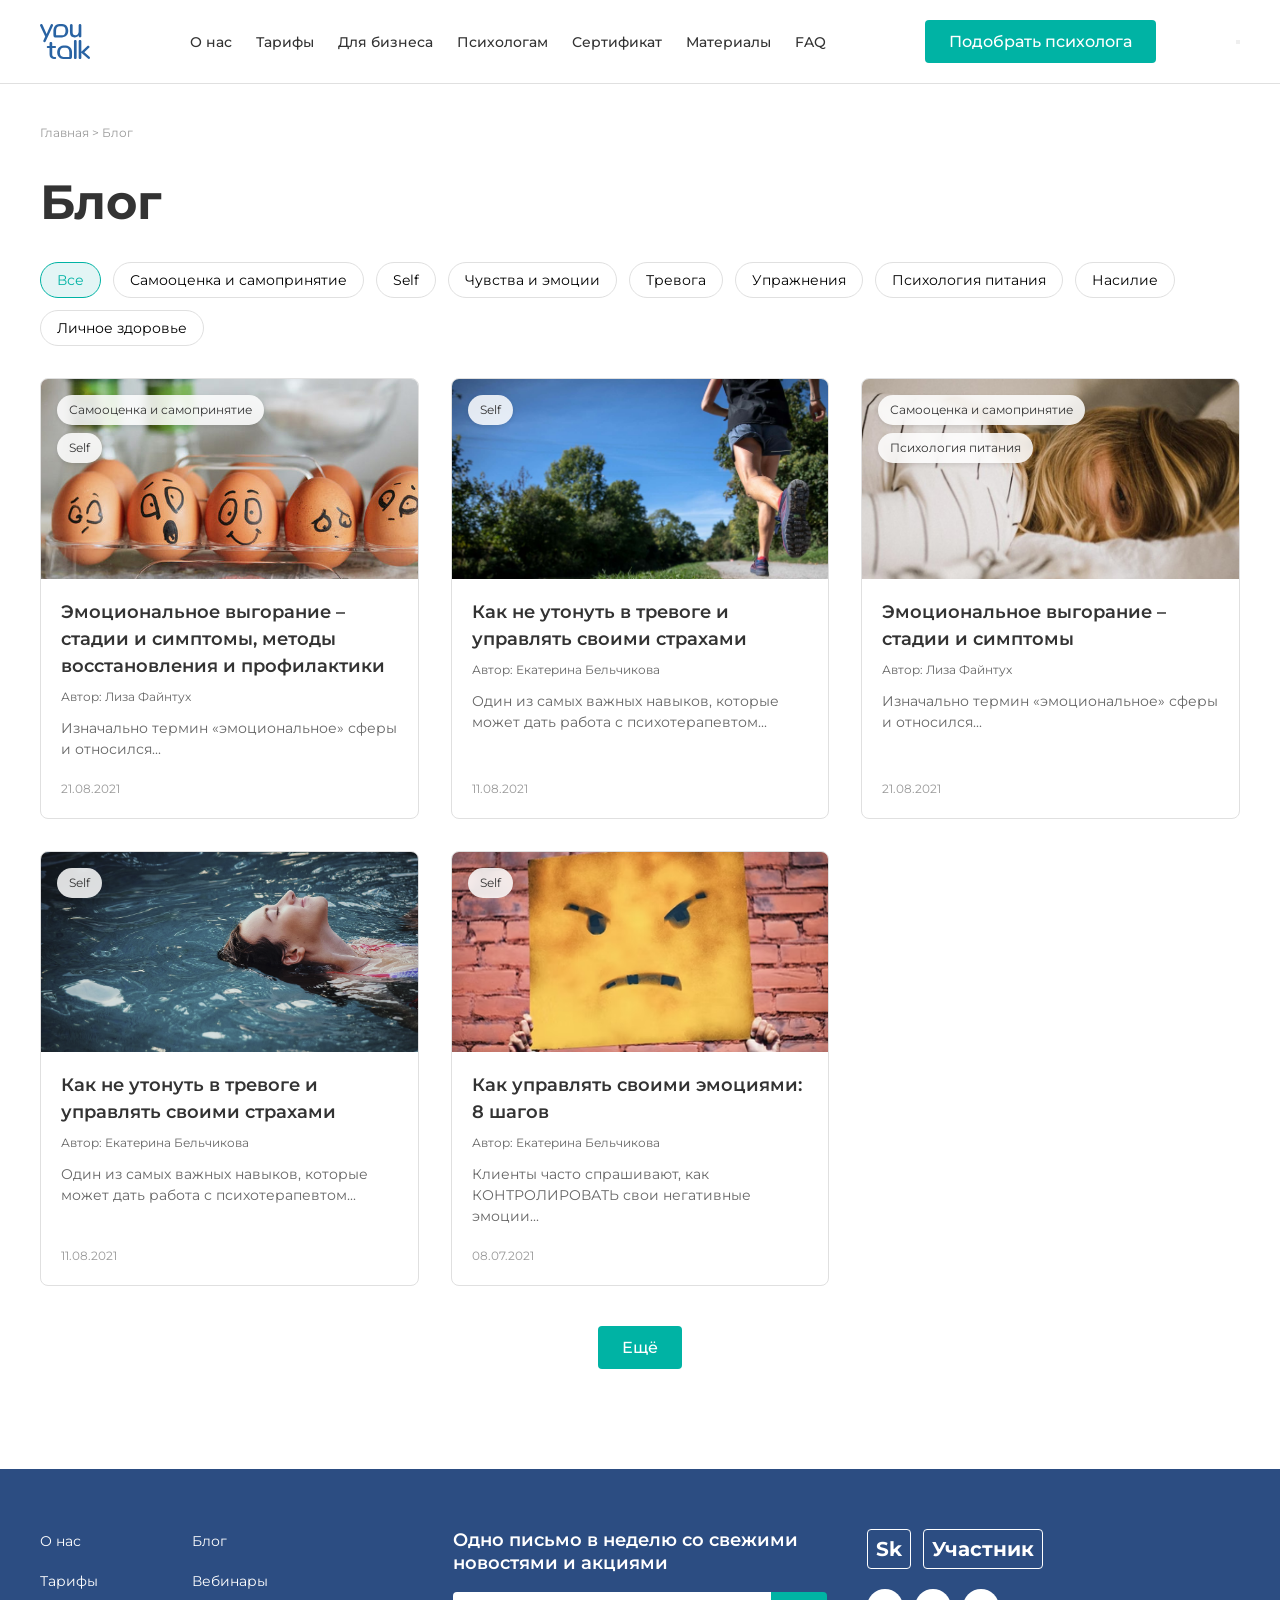
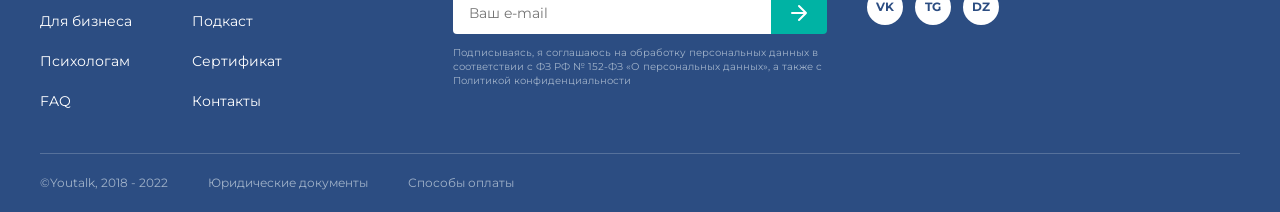
<file: index.html>
<!DOCTYPE html>
<html lang="ru">
<head>
    <meta charset="UTF-8">
    <meta name="viewport" content="width=device-width, initial-scale=1.0">
    <title>Блог - YouTalk</title>

    <!-- Подключение шрифта Montserrat -->
    <link rel="preconnect" href="https://fonts.googleapis.com">
    <link rel="preconnect" href="https://fonts.gstatic.com" crossorigin>
    <link href="https://fonts.googleapis.com/css2?family=Montserrat:wght@400;500;600;700&display=swap" rel="stylesheet">

    <!-- Подключение стилей -->
    <link rel="stylesheet" href="style.css">
</head>
<body>
    <!-- ШАПКА -->
    <header class="header">
        <div class="header__container">
            <!-- Логотип -->
            <a href="index.html" class="header__logo logo">
                <img src="images/icons/logo.svg" alt="Логотип YouTalk" class="logo__image"> 
            </a>

            <!-- Навигация -->
            <nav class="header__nav nav">
                <ul class="nav__list">
                    <li class="nav__item"><a href="#" class="nav__link">О нас</a></li>
                    <li class="nav__item"><a href="#" class="nav__link">Тарифы</a></li>
                    <li class="nav__item"><a href="#" class="nav__link">Для бизнеса</a></li>
                    <li class="nav__item"><a href="#" class="nav__link">Психологам</a></li>
                    <li class="nav__item"><a href="#" class="nav__link">Сертификат</a></li>
                    <li class="nav__item"><a href="#" class="nav__link">Материалы</a></li>
                    <li class="nav__item"><a href="#" class="nav__link">FAQ</a></li>
                </ul>
            </nav>

            <!-- Кнопка -->
            <button class="header__button btn" type="button">Подобрать психолога</button>

            <!-- Кнопка Бургер (для мобильных) -->
            <button class="header__burger" type="button" aria-label="Открыть меню">
                <span class="header__burger-line"></span>
                <span class="header__burger-line"></span>
                <span class="header__burger-line"></span>
            </button>
        </div>
    </header>

    <!-- ОСНОВНОЕ СОДЕРЖИМОЕ -->
    <main class="main">
        <div class="main__container">
            
            <!-- Хлебные крошки -->
            <div class="breadcrumbs">
                <a href="#" class="breadcrumbs__link">Главная</a>
                <span class="breadcrumbs__separator">&gt;</span>
                <span class="breadcrumbs__current">Блог</span>
            </div>

            <!-- Заголовок -->
            <h1 class="main__title">Блог</h1>

            <!-- Теги -->
            <section class="tags">
                <ul class="tags__list">
                    <li class="tags__item"><button class="tags__button tags__button_active">Все</button></li>
                    <li class="tags__item"><button class="tags__button">Самооценка и самопринятие</button></li>
                    <li class="tags__item"><button class="tags__button">Self</button></li>
                    <li class="tags__item"><button class="tags__button">Чувства и эмоции</button></li>
                    <li class="tags__item"><button class="tags__button">Тревога</button></li>
                    <li class="tags__item"><button class="tags__button">Упражнения</button></li>
                    <li class="tags__item"><button class="tags__button">Психология питания</button></li>
                    <li class="tags__item"><button class="tags__button">Насилие</button></li>
                    <li class="tags__item"><button class="tags__button">Личное здоровье</button></li>
                </ul>
            </section>

            <!-- Сетка карточек -->
            <section class="articles">
                <!-- Карточка 1 -->
                <article class="article-card">
                    <div class="article-card__image-wrapper">
                        <img src="images/photos/eggs.jpg" alt="Грустные яйца" class="article-card__image">
                        <div class="article-card__tags">
                            <span class="article-card__tag">Самооценка и самопринятие</span>
                            <span class="article-card__tag">Self</span>
                        </div>
                    </div>
                    <div class="article-card__content">
                        <h2 class="article-card__title">Эмоциональное выгорание – стадии и симптомы, методы восстановления и профилактики</h2>
                        <p class="article-card__author">Автор: <span class="article-card__author-name">Лиза Файнтух</span></p>
                        <p class="article-card__text">Изначально термин «эмоциональное» сферы и относился...</p>
                        <time class="article-card__date" datetime="2021-08-21">21.08.2021</time>
                    </div>
                </article>

                <!-- Карточка 2 -->
                <article class="article-card">
                    <div class="article-card__image-wrapper">
                        <img src="images/photos/run.jpg" alt="Девушка бежит" class="article-card__image">
                        <div class="article-card__tags">
                            <span class="article-card__tag">Self</span>
                        </div>
                    </div>
                    <div class="article-card__content">
                        <h2 class="article-card__title">Как не утонуть в тревоге и управлять своими страхами</h2>
                        <p class="article-card__author">Автор: <span class="article-card__author-name">Екатерина Бельчикова</span></p>
                        <p class="article-card__text">Один из самых важных навыков, которые может дать работа с психотерапевтом...</p>
                        <time class="article-card__date" datetime="2021-08-11">11.08.2021</time>
                    </div>
                </article>

                <!-- Карточка 3 -->
                <article class="article-card">
                    <div class="article-card__image-wrapper">
                        <img src="images/photos/sleep.jpg" alt="Спящий человек" class="article-card__image">
                        <div class="article-card__tags">
                            <span class="article-card__tag">Самооценка и самопринятие</span>
                            <span class="article-card__tag">Психология питания</span>
                        </div>
                    </div>
                    <div class="article-card__content">
                        <h2 class="article-card__title">Эмоциональное выгорание – стадии и симптомы</h2>
                        <p class="article-card__author">Автор: <span class="article-card__author-name">Лиза Файнтух</span></p>
                        <p class="article-card__text">Изначально термин «эмоциональное» сферы и относился...</p>
                        <time class="article-card__date" datetime="2021-08-21">21.08.2021</time>
                    </div>
                </article>

                <!-- Карточка 4 -->
                <article class="article-card">
                    <div class="article-card__image-wrapper">
                        <img src="images/photos/swim.jpg" alt="Плавание" class="article-card__image">
                        <div class="article-card__tags">
                            <span class="article-card__tag">Self</span>
                        </div>
                    </div>
                    <div class="article-card__content">
                        <h2 class="article-card__title">
                        <a href="article.html" class="article-card__link">Как не утонуть в тревоге и управлять своими страхами</a>
                        </h2>
                        <p class="article-card__author">Автор: <span class="article-card__author-name">Екатерина Бельчикова</span></p>
                        <p class="article-card__text">Один из самых важных навыков, которые может дать работа с психотерапевтом...</p>
                        <time class="article-card__date" datetime="2021-08-11">11.08.2021</time>
                    </div>
                </article>

                <!-- Карточка 5 -->
                <article class="article-card">
                    <div class="article-card__image-wrapper">
                        <img src="images/photos/brick.jpg" alt="Злое лицо на кирпиче" class="article-card__image">
                        <div class="article-card__tags">
                            <span class="article-card__tag">Self</span>
                        </div>
                    </div>
                    <div class="article-card__content">
                        <h2 class="article-card__title">Как управлять своими эмоциями: 8 шагов</h2>
                        <p class="article-card__author">Автор: <span class="article-card__author-name">Екатерина Бельчикова</span></p>
                        <p class="article-card__text">Клиенты часто спрашивают, как КОНТРОЛИРОВАТЬ свои негативные эмоции...</p>
                        <time class="article-card__date" datetime="2021-07-08">08.07.2021</time>
                    </div>
                </article>
            </section>

            <!-- Кнопка "Ещё" -->
            <div class="main__more">
                <button class="btn btn_load-more">Ещё</button>
            </div>

        </div>
    </main>

    <!-- ПОДВАЛ (FOOTER) -->
    <footer class="footer">
        <div class="footer__container">
            <div class="footer__top">
                <div class="footer__links">
                    <ul class="footer__column">
                        <li><a href="#" class="footer__link">О нас</a></li>
                        <li><a href="#" class="footer__link">Тарифы</a></li>
                        <li><a href="#" class="footer__link">Для бизнеса</a></li>
                        <li><a href="#" class="footer__link">Психологам</a></li>
                        <li><a href="#" class="footer__link">FAQ</a></li>
                    </ul>
                    <ul class="footer__column">
                        <li><a href="#" class="footer__link">Блог</a></li>
                        <li><a href="#" class="footer__link">Вебинары</a></li>
                        <li><a href="#" class="footer__link">Подкаст</a></li>
                        <li><a href="#" class="footer__link">Сертификат</a></li>
                        <li><a href="#" class="footer__link">Контакты</a></li>
                    </ul>
                </div>

                <div class="footer__subscribe">
                    <h3 class="footer__subscribe-title">Одно письмо в неделю со свежими новостями и акциями</h3>
                    <form action="#" class="footer__form">
                        <input type="email" class="footer__input" placeholder="Ваш e-mail" required>
                        <button type="submit" class="footer__submit" aria-label="Подписаться">
                            <svg width="24" height="24" viewBox="0 0 24 24" fill="none" xmlns="http://www.w3.org/2000/svg">
                                <path d="M5 12H19M19 12L12 5M19 12L12 19" stroke="white" stroke-width="2" stroke-linecap="round" stroke-linejoin="round"/>
                            </svg>
                        </button>
                    </form>
                    <p class="footer__policy">Подписываясь, я соглашаюсь на обработку персональных данных в соответствии с ФЗ РФ № 152-ФЗ «О персональных данных», а также с Политикой конфиденциальности</p>
                </div>

                <div class="footer__socials">
                    <div class="footer__logos">
                        <span class="footer__logo-text">Sk</span>
                        <span class="footer__logo-text">Участник</span>
                    </div>
                    <div class="footer__icons">
                        <a href="#" class="footer__icon" aria-label="ВКонтакте">VK</a>
                        <a href="#" class="footer__icon" aria-label="Telegram">TG</a>
                        <a href="#" class="footer__icon" aria-label="Дзен">DZ</a>
                    </div>
                </div>
            </div>

            <div class="footer__bottom">
                <p class="footer__copyright">©Youtalk, 2018 - 2022</p>
                <a href="#" class="footer__doc">Юридические документы</a>
                <a href="#" class="footer__doc">Способы оплаты</a>
            </div>
        </div>
    </footer>
</body>
</html>
</file>
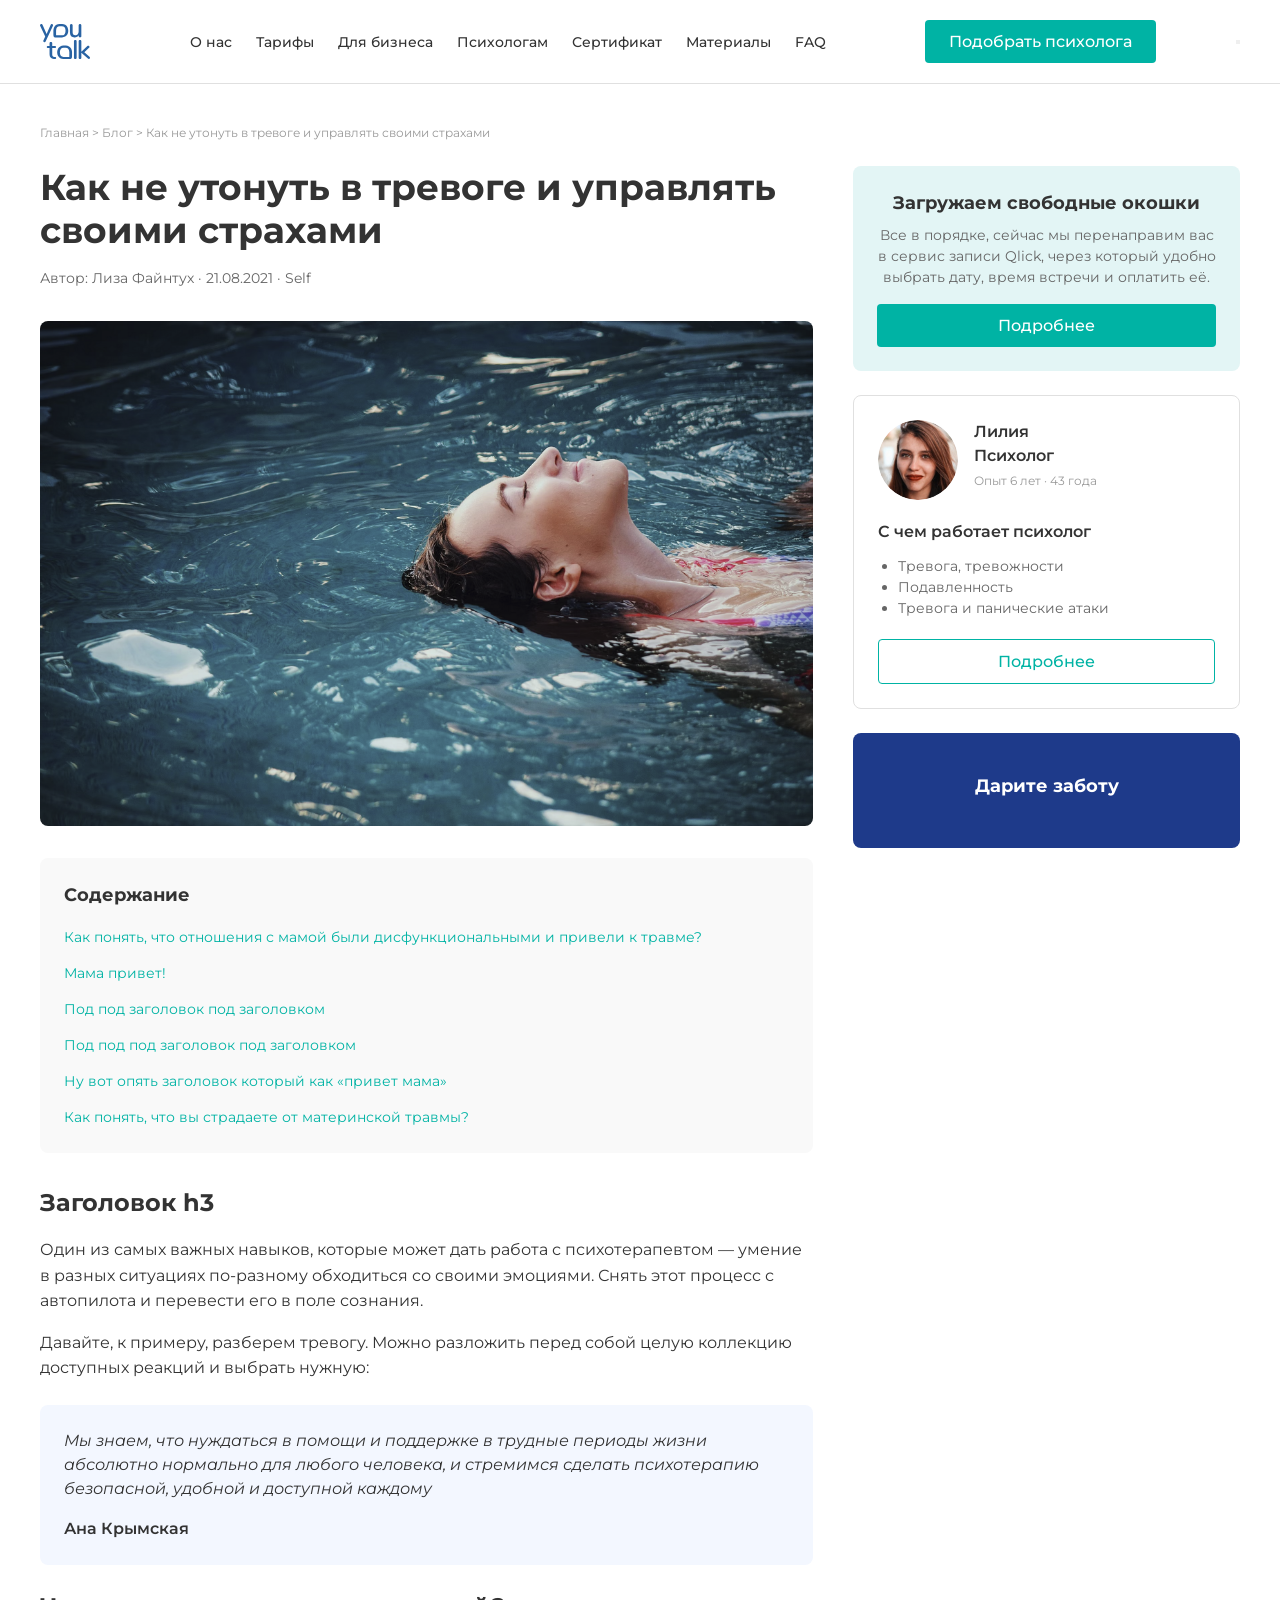
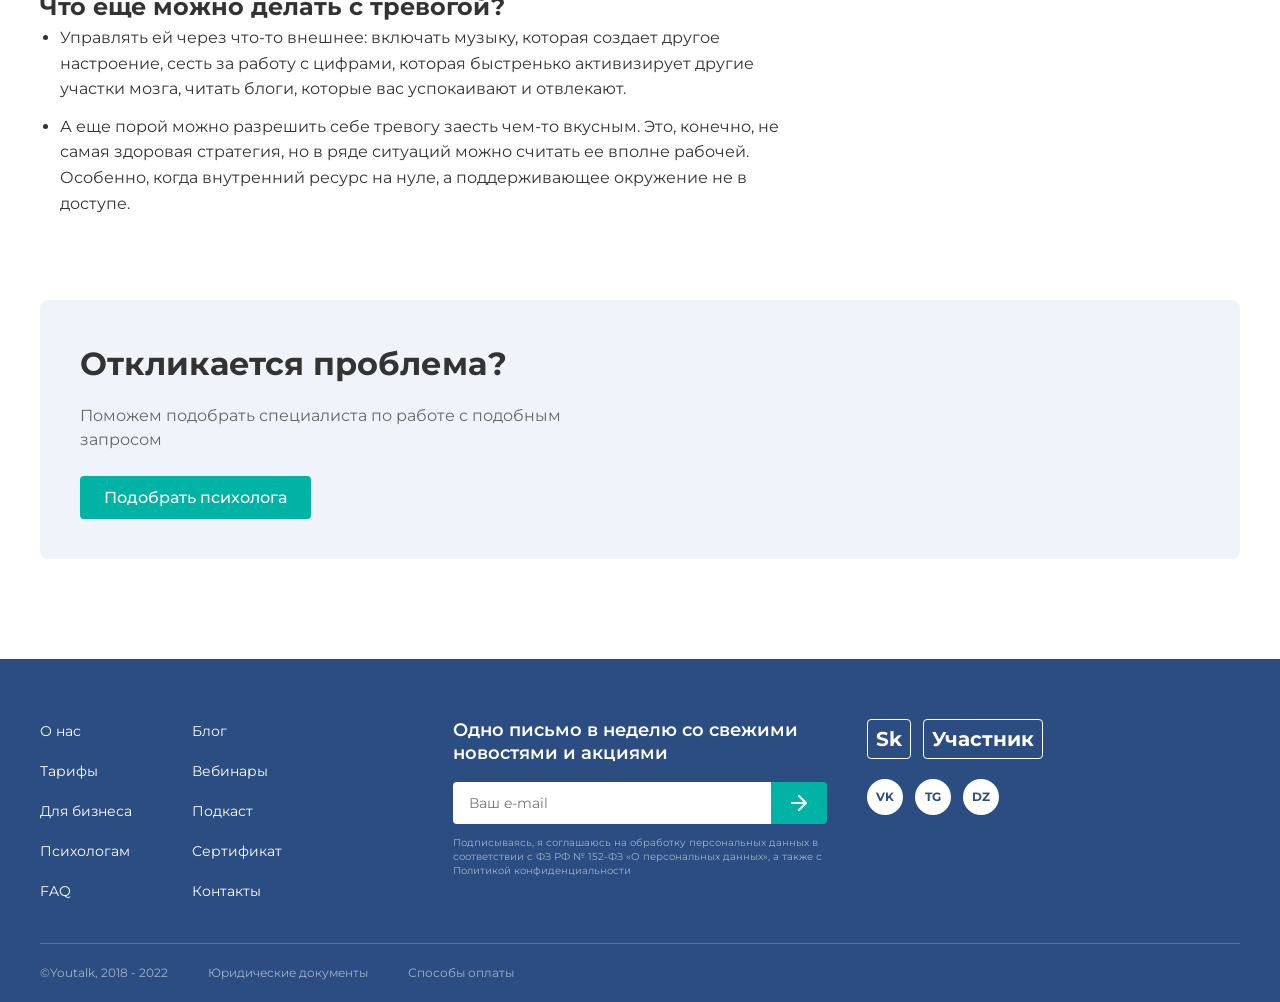
<file: article.html>
<!DOCTYPE html>
<html lang="ru">
<head>
    <meta charset="UTF-8">
    <meta name="viewport" content="width=device-width, initial-scale=1.0">
    <title>Как не утонуть в тревоге - YouTalk</title>

    <!-- Подключение шрифта Montserrat -->
    <link rel="preconnect" href="https://fonts.googleapis.com">
    <link rel="preconnect" href="https://fonts.gstatic.com" crossorigin>
    <link href="https://fonts.googleapis.com/css2?family=Montserrat:wght@400;500;600;700&display=swap" rel="stylesheet">

    <!-- Подключение стилей -->
    <link rel="stylesheet" href="style.css">
</head>
<body>
    <!-- ШАПКА -->
    <header class="header">
        <div class="header__container">
            <!-- Логотип -->
            <a href="index.html" class="header__logo logo">
                <img src="images/icons/logo.svg" alt="Логотип YouTalk" class="logo__image"> 
            </a>

            <!-- Навигация -->
            <nav class="header__nav nav">
                <ul class="nav__list">
                    <li class="nav__item"><a href="#" class="nav__link">О нас</a></li>
                    <li class="nav__item"><a href="#" class="nav__link">Тарифы</a></li>
                    <li class="nav__item"><a href="#" class="nav__link">Для бизнеса</a></li>
                    <li class="nav__item"><a href="#" class="nav__link">Психологам</a></li>
                    <li class="nav__item"><a href="#" class="nav__link">Сертификат</a></li>
                    <li class="nav__item"><a href="#" class="nav__link">Материалы</a></li>
                    <li class="nav__item"><a href="#" class="nav__link">FAQ</a></li>
                </ul>
            </nav>

            <!-- Кнопка -->
            <button class="header__button btn" type="button">Подобрать психолога</button>
                        <!-- Кнопка Бургер -->
            <button class="header__burger" type="button" aria-label="Открыть меню">
                <span class="header__burger-line"></span>
                <span class="header__burger-line"></span>
                <span class="header__burger-line"></span>
            </button>
        </div>
    </header>

    <!-- ОСНОВНОЕ СОДЕРЖИМОЕ -->
    <main class="main">
                <div class="main__container">
            
            <!-- Хлебные крошки -->
            <div class="breadcrumbs">
                <a href="index.html" class="breadcrumbs__link">Главная</a>
                <span class="breadcrumbs__separator">&gt;</span>
                <a href="index.html" class="breadcrumbs__link">Блог</a>
                <span class="breadcrumbs__separator">&gt;</span>
                <span class="breadcrumbs__current">Как не утонуть в тревоге и управлять своими страхами</span>
            </div>

            <!-- Обертка для двух колонок (статья + сайдбар) -->
            <div class="article-page">
                
                <!-- ЛЕВАЯ КОЛОНКА: Сама статья -->
                <article class="article">
                    <!-- Заголовок -->
                    <h1 class="article__title">Как не утонуть в тревоге и управлять своими страхами</h1>
                    
                    <!-- Мета-информация -->
                    <div class="article__meta">
                        <span class="article__author">Автор: Лиза Файнтух</span>
                        <span class="article__date">· 21.08.2021</span>
                        <span class="article__tag">· Self</span>
                    </div>

                    <!-- Главная картинка -->
                    <img src="images/photos/swim.jpg" alt="Плавание" class="article__image">

                    <!-- Оглавление -->
                    <div class="article__toc">
                        <h3 class="article__toc-title">Содержание</h3>
                        <ul class="article__toc-list">
                            <li><a href="#" class="article__toc-link">Как понять, что отношения с мамой были дисфункциональными и привели к травме?</a></li>
                            <li><a href="#" class="article__toc-link">Мама привет!</a></li>
                            <li><a href="#" class="article__toc-link">Под под заголовок под заголовком</a></li>
                            <li><a href="#" class="article__toc-link">Под под под заголовок под заголовком</a></li>
                            <li><a href="#" class="article__toc-link">Ну вот опять заголовок который как «привет мама»</a></li>
                            <li><a href="#" class="article__toc-link">Как понять, что вы страдаете от материнской травмы?</a></li>
                        </ul>
                    </div>

                    <!-- Текст статьи -->
                    <h3 class="article__subtitle">Заголовок h3</h3>
                    <p class="article__text">Один из самых важных навыков, которые может дать работа с психотерапевтом — умение в разных ситуациях по-разному обходиться со своими эмоциями. Снять этот процесс с автопилота и перевести его в поле сознания.</p>
                    
                    <p class="article__text">Давайте, к примеру, разберем тревогу. Можно разложить перед собой целую коллекцию доступных реакций и выбрать нужную:</p>

                    <!-- Цитата -->
                    <blockquote class="article__quote">
                        <p>Мы знаем, что нуждаться в помощи и поддержке в трудные периоды жизни абсолютно нормально для любого человека, и стремимся сделать психотерапию безопасной, удобной и доступной каждому</p>
                        <cite class="article__quote-author">Ана Крымская</cite>
                    </blockquote>

                    <!-- Подзаголовок h2 -->
                    <h2 class="article__heading">Что еще можно делать с тревогой?</h2>
                    <ul class="article__list">
                        <li>Управлять ей через что-то внешнее: включать музыку, которая создает другое настроение, сесть за работу с цифрами, которая быстренько активизирует другие участки мозга, читать блоги, которые вас успокаивают и отвлекают.</li>
                        <li>А еще порой можно разрешить себе тревогу заесть чем-то вкусным. Это, конечно, не самая здоровая стратегия, но в ряде ситуаций можно считать ее вполне рабочей. Особенно, когда внутренний ресурс на нуле, а поддерживающее окружение не в доступе.</li>
                    </ul>
                </article>

                <!-- ПРАВАЯ КОЛОНКА: Сайдбар -->
                <aside class="sidebar">
                    <!-- Карточка 1 -->
                    <div class="sidebar__card sidebar__card_blue">
                        <h3 class="sidebar__card-title">Загружаем свободные окошки</h3>
                        <p class="sidebar__card-text">Все в порядке, сейчас мы перенаправим вас в сервис записи Qlick, через который удобно выбрать дату, время встречи и оплатить её.</p>
                        <button class="btn sidebar__card-btn">Подробнее</button>
                    </div>

                    <!-- Карточка 2 (Психолог) -->
                    <div class="sidebar__card sidebar__card_white">
                        <div class="sidebar__psychologist">
                            <img src="images/photos/psychologist.jpg" alt="Лилия Психолог" class="sidebar__avatar">
                            <div>
                                <h4 class="sidebar__name">Лилия <br> Психолог</h4>
                                <p class="sidebar__exp">Опыт 6 лет · 43 года</p>
                            </div>
                        </div>
                        <p class="sidebar__skills-title">С чем работает психолог</p>
                        <ul class="sidebar__skills-list">
                            <li>Тревога, тревожности</li>
                            <li>Подавленность</li>
                            <li>Тревога и панические атаки</li>
                        </ul>
                        <button class="btn sidebar__card-btn sidebar__card-btn_outline">Подробнее</button>
                    </div>

                    <!-- Карточка 3 (Баннер) -->
                    <div class="sidebar__card sidebar__card_banner">
                        <h3 class="sidebar__card-title" style="color: white;">Дарите заботу</h3>
                    </div>
                </aside>
            </div>

            <!-- Блок "Откликается проблема?" -->
            <section class="cta">
                <div class="cta__content">
                    <h2 class="cta__title">Откликается проблема?</h2>
                    <p class="cta__text">Поможем подобрать специалиста по работе с подобным запросом</p>
                    <button class="btn cta__button">Подобрать психолога</button>
                </div>
            </section>

        </div>
    </main>
        <!-- ПОДВАЛ (FOOTER) -->
    <footer class="footer">
        <div class="footer__container">
            
            <!-- Верхняя часть подвала (ссылки и форма) -->
            <div class="footer__top">
                <!-- Колонки со ссылками -->
                <div class="footer__links">
                    <ul class="footer__column">
                        <li><a href="#" class="footer__link">О нас</a></li>
                        <li><a href="#" class="footer__link">Тарифы</a></li>
                        <li><a href="#" class="footer__link">Для бизнеса</a></li>
                        <li><a href="#" class="footer__link">Психологам</a></li>
                        <li><a href="#" class="footer__link">FAQ</a></li>
                    </ul>
                    <ul class="footer__column">
                        <li><a href="index.html" class="footer__link">Блог</a></li>
                        <li><a href="#" class="footer__link">Вебинары</a></li>
                        <li><a href="#" class="footer__link">Подкаст</a></li>
                        <li><a href="#" class="footer__link">Сертификат</a></li>
                        <li><a href="#" class="footer__link">Контакты</a></li>
                    </ul>
                </div>

                <!-- Форма подписки -->
                <div class="footer__subscribe">
                    <h3 class="footer__subscribe-title">Одно письмо в неделю со свежими новостями и акциями</h3>
                    <form action="#" class="footer__form">
                        <input type="email" class="footer__input" placeholder="Ваш e-mail" required>
                        <button type="submit" class="footer__submit" aria-label="Подписаться">
                            <!-- SVG-стрелочка для кнопки -->
                            <svg width="24" height="24" viewBox="0 0 24 24" fill="none" xmlns="http://www.w3.org/2000/svg">
                                <path d="M5 12H19M19 12L12 5M19 12L12 19" stroke="white" stroke-width="2" stroke-linecap="round" stroke-linejoin="round"/>
                            </svg>
                        </button>
                    </form>
                    <p class="footer__policy">Подписываясь, я соглашаюсь на обработку персональных данных в соответствии с ФЗ РФ № 152-ФЗ «О персональных данных», а также с Политикой конфиденциальности</p>
                </div>

                <!-- Логотипы и соцсети -->
                <div class="footer__socials">
                    <div class="footer__logos">
                        <span class="footer__logo-text">Sk</span>
                        <span class="footer__logo-text">Участник</span>
                    </div>
                    <div class="footer__icons">
                        <a href="#" class="footer__icon" aria-label="ВКонтакте">VK</a>
                        <a href="#" class="footer__icon" aria-label="Telegram">TG</a>
                        <a href="#" class="footer__icon" aria-label="Дзен">DZ</a>
                    </div>
                </div>
            </div>

            <!-- Нижняя часть подвала -->
            <div class="footer__bottom">
                <p class="footer__copyright">©Youtalk, 2018 - 2022</p>
                <a href="#" class="footer__doc">Юридические документы</a>
                <a href="#" class="footer__doc">Способы оплаты</a>
            </div>

        </div>
    </footer>
</body>
</html>
</file>
<file: style.css>
/* 1. БАЗОВЫЙ СБРОС (RESET)*/

*, *::before, *::after {
    box-sizing: border-box; 
    margin: 0; 
    padding: 0; 
}

html {
    scroll-behavior: smooth;
}

body {
    font-family: 'Montserrat', sans-serif; 
    color: #333333; 
    background-color: #FFFFFF; 
    line-height: 1.5; 
}

ul {
    list-style: none;
}

a {
    text-decoration: none;
    color: inherit; 
}

img {
    max-width: 100%; 
    height: auto; 
    display: block; 
}

/* 2. БАЗОВЫЕ КНОПКИ*/

.btn {
    background-color: #00B3A4; 
    color: #FFFFFF;
    padding: 12px 24px;
    border: none;
    border-radius: 4px;
    font-family: inherit; 
    font-size: 16px;
    font-weight: 500;
    cursor: pointer; 
    transition: background-color 0.3s; 
}

.btn:hover {
    background-color: #00988b; 
}

/* 3. ШАПКА (HEADER)*/

.header {
    padding: 20px 0;
    border-bottom: 1px solid #E0E0E0; 
}

.header__container {
    max-width: 1440px; 
    margin: 0 auto; 
    padding: 0 40px; 
    display: flex; 
    justify-content: space-between; 
    align-items: center; 
}

.header__logo {
    width: 50px; 
}

.header__nav {
    margin: 0 20px;
}

.nav__list {
    display: flex; 
    gap: 24px; 
}

.nav__link {
    font-size: 14px;
    font-weight: 500;
    color: #333333;
    transition: color 0.3s;
}

.nav__link:hover {
    color: #00B3A4; 
}

/* 4. ОСНОВНАЯ ЧАСТЬ (MAIN)*/

.main__container {
    max-width: 1440px;
    margin: 0 auto;
    padding: 40px;
}

.breadcrumbs {
    font-size: 12px;
    color: #999999;
    margin-bottom: 24px;
}

.breadcrumbs__link:hover {
    color: #00B3A4;
}

.main__title {
    font-size: 48px;
    font-weight: 700;
    margin-bottom: 24px;
}

/* 5. ТЕГИ (ПИЛЮЛИ)*/

.tags__list {
    display: flex;
    flex-wrap: wrap; 
    gap: 12px;
    margin-bottom: 32px;
}

.tags__button {
    background-color: #FFFFFF;
    border: 1px solid #E0E0E0;
    border-radius: 20px; 
    padding: 8px 16px;
    font-size: 14px;
    cursor: pointer;
    transition: all 0.3s;
    font-family: 'Montserrat', sans-serif; 
}

.tags__button:hover,
.tags__button_active {
    background-color: #E3F5F5; 
    border-color: #00B3A4;
    color: #00B3A4;
}

/* 6. СЕТКА И КАРТОЧКИ (СТИЛИ КАРТОЧЕК)*/

/* Сетка, которая выстраивает карточки в колонки */
.articles {
    display: grid; 
    grid-template-columns: repeat(auto-fill, minmax(300px, 1fr));
    gap: 32px; 
    margin-bottom: 40px;
}

/* Сама карточка */
.article-card {
    border: 1px solid #E0E0E0;
    border-radius: 8px;
    overflow: hidden; 
    transition: box-shadow 0.3s;
    display: flex; 
    flex-direction: column; 
    height: 100%; 
}

/* Эффект при наведении на карточку */
.article-card:hover {
    box-shadow: 0 4px 12px rgba(0,0,0,0.1);
}

/* Обертка для картинки и плашек */
.article-card__image-wrapper {
    position: relative; 
    width: 100%;
    height: 200px;
    overflow: hidden;
}

/* Картинка внутри карточки */
.article-card__image {
    width: 100%;
    height: 100%; 
    object-fit: cover; 
    background-color: #f0f0f0; 
}

/*Теги теперь висят поверх картинки  */
.article-card__tags {
    position: absolute; 
    top: 16px; 
    left: 16px; 
    display: flex;
    flex-direction: column; 
    gap: 8px; 
    align-items: flex-start;
}

/* Сами плашки стали белыми с тенью  */
.article-card__tag {
    font-size: 12px;
    color: #333333; 
    background-color: rgba(255, 255, 255, 0.85); 
    backdrop-filter: blur(4px);
    -webkit-backdrop-filter: blur(4px);
    padding: 6px 12px;
    border-radius: 20px; 
    box-shadow: 0 2px 4px rgba(0,0,0,0.1); 
}

/* Контентная часть карточки (текст) */
.article-card__content {
    padding: 20px;
    display: flex;
    flex-direction: column;
    flex-grow: 1; 
}

/* Заголовок статьи */
.article-card__title {
    font-size: 18px;
    font-weight: 600;
    margin-bottom: 8px;
}

/* Автор */
.article-card__author {
    font-size: 12px;
    color: #666666;
    margin-bottom: 12px;
}

/* Текст описания */
.article-card__text {
    font-size: 14px;
    color: #666666;
    margin-bottom: 20px;
}

/* Дата */
.article-card__date {
    font-size: 12px;
    color: #999999;
    margin-top: auto; 
}

/* 7. КНОПКА "ЕЩЁ"*/

.main__more {
    display: flex;
    justify-content: center; 
    margin-top: 40px;
}

/* 8. ПОДВАЛ (FOOTER)*/

.footer {
    background-color: #2C4D82; 
    color: #FFFFFF; 
    padding: 60px 0 20px;
    margin-top: 60px; 
}

.footer__container {
    max-width: 1440px;
    margin: 0 auto;
    padding: 0 40px;
}

.footer__top {
    display: grid;
    grid-template-columns: 1fr 1fr 1fr; 
    gap: 40px;
    margin-bottom: 40px;
}

.footer__links {
    display: flex;
    gap: 60px; 
}

.footer__column {
    display: flex;
    flex-direction: column;
    gap: 16px;
}

.footer__link {
    color: #FFFFFF;
    font-size: 14px;
    transition: opacity 0.3s;
}

.footer__link:hover {
    opacity: 0.7; 
}

.footer__subscribe-title {
    font-size: 18px;
    font-weight: 600;
    margin-bottom: 16px;
    line-height: 1.3;
}

.footer__form {
    display: flex;
    margin-bottom: 12px;
}

.footer__input {
    flex-grow: 1; 
    padding: 12px 16px;
    border: none;
    border-radius: 4px 0 0 4px; 
    font-family: inherit;
    font-size: 14px;
    outline: none; 
}

.footer__submit {
    background-color: #00B3A4; 
    border: none;
    padding: 0 16px;
    border-radius: 0 4px 4px 0; 
    cursor: pointer;
    display: flex;
    align-items: center;
    justify-content: center;
    transition: background-color 0.3s;
}

.footer__submit:hover {
    background-color: #00988b;
}

.footer__policy {
    font-size: 10px;
    color: #A0B2C9; 
    line-height: 1.4;
}

.footer__socials {
    display: flex;
    flex-direction: column;
    gap: 20px;
}

.footer__logos {
    display: flex;
    gap: 12px;
    align-items: center;
}

.footer__logo-text {
    font-size: 20px;
    font-weight: bold;
    border: 1px solid #FFFFFF;
    padding: 4px 8px;
    border-radius: 4px;
}

.footer__icons {
    display: flex;
    gap: 12px;
}

.footer__icon {
    display: flex;
    align-items: center;
    justify-content: center;
    width: 36px;
    height: 36px;
    background-color: #FFFFFF;
    color: #2C4D82;
    border-radius: 50%; 
    font-size: 12px;
    font-weight: bold;
}

.footer__bottom {
    display: flex;
    gap: 40px;
    padding-top: 20px;
    border-top: 1px solid rgba(255, 255, 255, 0.2); 
    font-size: 12px;
    color: #A0B2C9;
}

.footer__doc:hover {
    color: #FFFFFF;
}

/* 9. АДАПТИВНОСТЬ (МЕДИА-ЗАПРОСЫ)*/

/* --- ПЛАНШЕТЫ --- */
@media (max-width: 1024px) {

    .articles {
        grid-template-columns: repeat(2, 1fr); 
    }

    .footer__top {
        grid-template-columns: 1fr 1fr;
    }
    .footer__socials {
        grid-column: span 2; 
        flex-direction: row;
        justify-content: space-between;
        align-items: center;
    }
}

/* --- МОБИЛЬНЫЕ --- */
@media (max-width: 768px) {
    /* 1. Шапка */
    .header__container {
        padding: 0 20px;
    }

    .header__nav {
        display: none; 
    }
    .header__button {
        display: none; 
    }

    .header__burger {
        display: flex;
        flex-direction: column;
        justify-content: space-between;
        width: 30px;
        height: 21px;
        background: transparent;
        border: none;
        cursor: pointer;
        padding: 0;
    }

    /* Полоски бургера */
    .header__burger-line {
        width: 100%;
        height: 3px;
        background-color: #333333;
        border-radius: 2px;
        transition: 0.3s;
    }

    /* 2. Основная часть */
    .main__container {
        padding: 20px;
    }
    .main__title {
        font-size: 32px; 
    }

    .articles {
        grid-template-columns: 1fr; 
    }

    /* 3. Подвал */
    .footer {
        padding: 40px 0 20px;
    }
    .footer__container {
        padding: 0 20px;
    }
    .footer__top {
        grid-template-columns: 1fr; 
        gap: 30px;
    }
    .footer__links {
        gap: 30px; 
    }
    .footer__socials {
        grid-column: auto;
        flex-direction: column;
        align-items: flex-start;
    }
    .footer__bottom {
        flex-direction: column;
        gap: 10px;
    }
    
    /* Адаптив для страницы статьи */
    .article-page {
        grid-template-columns: 1fr; 
        gap: 20px;
    }
    
    .cta {
        flex-direction: column;
        text-align: center;
        padding: 24px;
    }
    
    .cta__content {
        max-width: 100%;
    }
}

/* 10. СТРАНИЦА СТАТЬИ (ARTICLE)*/

/* Сетка из двух колонок */
.article-page {
    display: grid;
    grid-template-columns: 2fr 1fr; 
    gap: 40px;
    margin-bottom: 60px;
}

/* Левая колонка */
.article__title {
    font-size: 36px;
    font-weight: 700;
    margin-bottom: 16px;
    line-height: 1.2;
}

.article__meta {
    font-size: 14px;
    color: #666666;
    margin-bottom: 32px;
}

.article__image {
    width: 100%;
    height: auto;
    border-radius: 8px;
    margin-bottom: 32px;
}

/* Оглавление */
.article__toc {
    background-color: #F9F9F9;
    padding: 24px;
    border-radius: 8px;
    margin-bottom: 32px;
}

.article__toc-title {
    font-size: 18px;
    margin-bottom: 16px;
}

.article__toc-list {
    display: flex;
    flex-direction: column;
    gap: 12px;
}

.article__toc-link {
    font-size: 14px;
    color: #00B3A4;
    text-decoration: underline;
    text-decoration-color: transparent;
    transition: text-decoration-color 0.3s;
}

.article__toc-link:hover {
    text-decoration-color: #00B3A4;
}

/* Текст статьи */
.article__subtitle {
    font-size: 24px;
    margin: 32px 0 16px;
}

.article__text {
    font-size: 16px;
    color: #333333;
    margin-bottom: 16px;
    line-height: 1.6;
}

/* Цитата */
.article__quote {
    background-color: #F3F7FF;
    padding: 24px;
    border-radius: 8px;
    margin: 24px 0;
    font-style: italic;
}

.article__quote-author {
    display: block;
    margin-top: 16px;
    font-weight: 600;
    font-style: normal;
}

/* Списки */
.article__list {
    list-style: disc;
    padding-left: 20px;
    margin-bottom: 24px;
}

.article__list li {
    margin-bottom: 12px;
    font-size: 16px;
    line-height: 1.6;
}

/* САЙДБАР */
.sidebar {
    display: flex;
    flex-direction: column;
    gap: 24px;
}

.sidebar__card {
    border-radius: 8px;
    padding: 24px;
    text-align: center;
}

.sidebar__card_blue {
    background-color: #E3F5F5;
}

.sidebar__card_white {
    border: 1px solid #E0E0E0;
    text-align: left;
}

.sidebar__card-title {
    font-size: 18px;
    margin-bottom: 8px;
}

.sidebar__card-text {
    font-size: 14px;
    color: #666666;
    margin-bottom: 16px;
}

.sidebar__card-btn {
    width: 100%;
}

/* Психолог */
.sidebar__psychologist {
    display: flex;
    gap: 16px;
    margin-bottom: 20px;
}

.sidebar__avatar {
    width: 80px;
    height: 80px;
    border-radius: 50%;
    object-fit: cover;
}

.sidebar__name {
    font-size: 16px;
    font-weight: 600;
    margin-bottom: 4px;
}

.sidebar__exp {
    font-size: 12px;
    color: #999999;
}

.sidebar__skills-title {
    font-weight: 600;
    margin-bottom: 12px;
}

.sidebar__skills-list {
    list-style: disc;
    padding-left: 20px;
    margin-bottom: 20px;
    font-size: 14px;
    color: #666666;
}

.sidebar__card-btn_outline {
    background-color: transparent;
    border: 1px solid #00B3A4;
    color: #00B3A4;
}

.sidebar__card-btn_outline:hover {
    background-color: #00B3A4;
    color: #FFFFFF;
}

/* Баннер */
.sidebar__card_banner {
    background-color: #1E3A8A;
    padding: 40px 20px;
}

/* Блок внизу */
.cta {
    background-color: #F0F4FA;
    border-radius: 8px;
    padding: 40px;
    display: flex;
    justify-content: space-between;
    align-items: center;
    margin-top: 40px;
}

.cta__content {
    max-width: 50%;
}

.cta__title {
    font-size: 32px;
    font-weight: 700;
    margin-bottom: 16px;
}

.cta__text {
    font-size: 16px;
    color: #666666;
    margin-bottom: 24px;
}
/* Стиль для ссылки в заголовке карточки */
.article-card__link {
    color: inherit; 
    text-decoration: none; 
}

.article-card__link:hover {
    color: #00B3A4; 
}
</file>
